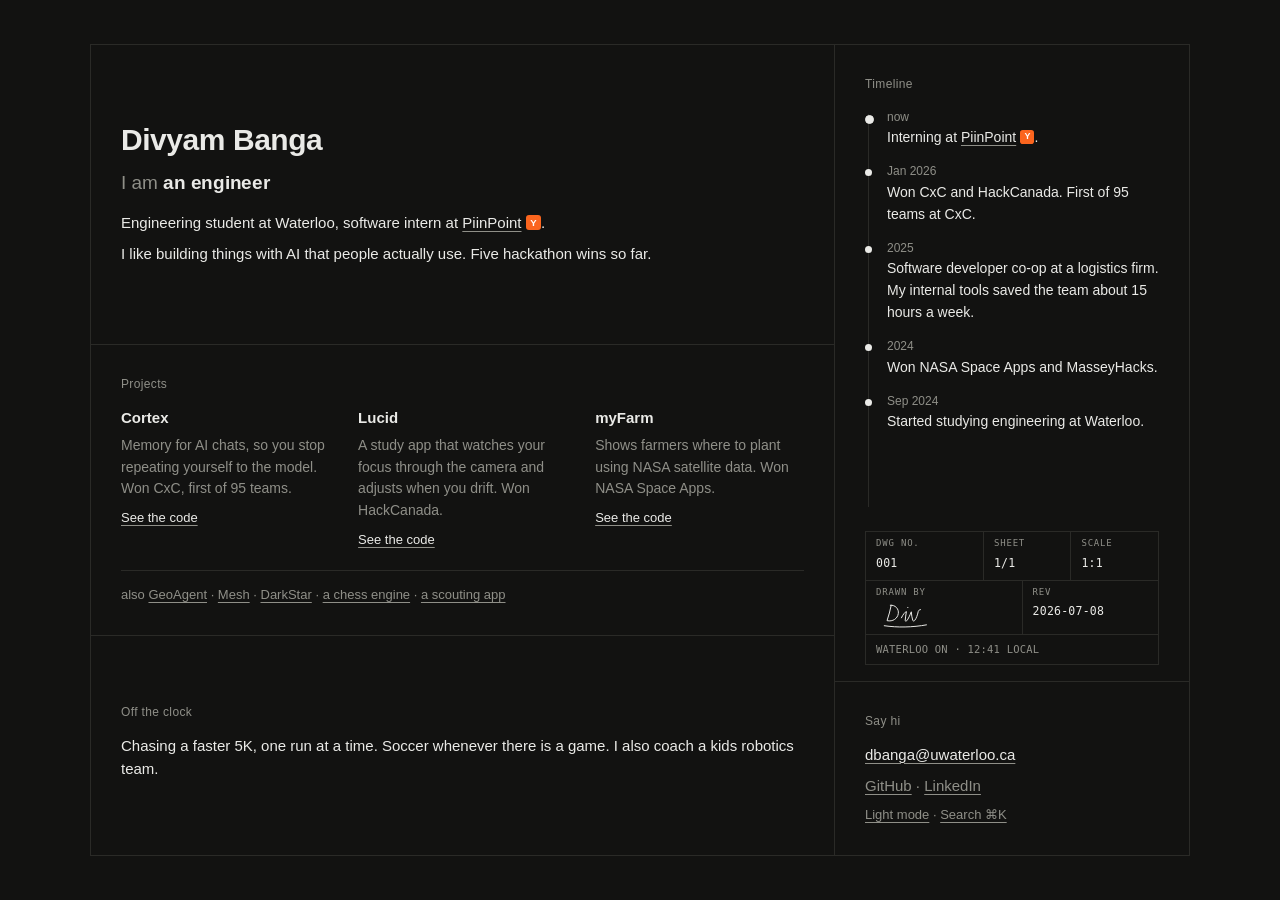
<file: index.html>
<!DOCTYPE html>
<!--

    ✎ ─────────────────────────────────────────────
      drafted by hand.
      vanilla html/css/js — no framework, no build step.
      the pen that draws the grid is css timing math;
      the ink that follows your hand is a webgl fluid sim.
      press ⌘K. not everything is listed.

      https://github.com/DivyamBanga/divyambanga.github.io

-->
<html lang="en">
<head>
  <meta charset="UTF-8" />
  <meta name="viewport" content="width=device-width, initial-scale=1.0, viewport-fit=cover"/>
  <meta name="color-scheme" content="dark light">
  <meta name="format-detection" content="telephone=no">
  <meta name="theme-color" content="#121211" media="(prefers-color-scheme: dark)">
  <meta name="theme-color" content="#fafaf8" media="(prefers-color-scheme: light)">
  <link rel="preconnect" href="https://github-contributions-api.jogruber.de" crossorigin>
  <link rel="preconnect" href="https://api.github.com" crossorigin>
  <title>Div Banga</title>
  <meta name="description" content="Divyam Banga. Engineering student at Waterloo, software intern at PiinPoint. I build things with AI that people actually use.">
  <meta name="robots" content="index, follow, max-image-preview:large, max-snippet:-1">
  <meta property="og:title" content="Div Banga">
  <meta property="og:description" content="Engineering student at Waterloo, software intern at PiinPoint. I build things with AI that people actually use.">
  <meta property="og:image" content="https://divyambanga.github.io/assets/og.png">
  <meta property="og:image:width" content="1200">
  <meta property="og:image:height" content="630">
  <meta property="og:image:alt" content="Divyam Banga — a dark drafting sheet with a hairline grid, a glowing pen tip, and a signed title block.">
  <meta property="og:type" content="website">
  <meta property="og:url" content="https://divyambanga.github.io/">
  <meta name="twitter:card" content="summary_large_image">
  <meta name="twitter:title" content="Div Banga">
  <meta name="twitter:description" content="Engineering student at Waterloo, software intern at PiinPoint. I build things with AI that people actually use.">
  <meta name="twitter:image" content="https://divyambanga.github.io/assets/og.png">
  <meta name="twitter:image:alt" content="Divyam Banga — a dark drafting sheet with a hairline grid, a glowing pen tip, and a signed title block.">
  <link rel="canonical" href="https://divyambanga.github.io/">
  <link rel="icon" type="image/png" href="assets/favicon.png"/>
  <link rel="apple-touch-icon" href="assets/favicon.png">
  <link rel="stylesheet" href="styles.css?v=30" />
  <script type="application/ld+json">
  {
    "@context": "https://schema.org",
    "@type": "Person",
    "name": "Divyam Banga",
    "url": "https://divyambanga.github.io/",
    "email": "mailto:dbanga@uwaterloo.ca",
    "description": "Engineering student at Waterloo, software intern at PiinPoint.",
    "jobTitle": "Software Engineering Intern",
    "worksFor": { "@type": "Organization", "name": "PiinPoint", "url": "https://www.piinpoint.com" },
    "alumniOf": "University of Waterloo",
    "image": "https://divyambanga.github.io/assets/og.png",
    "sameAs": [
      "https://www.linkedin.com/in/divyambanga",
      "https://github.com/DivyamBanga"
    ]
  }
  </script>
  <script>
    // Apply saved theme before first paint to avoid a flash of the wrong theme.
    (function () {
      try {
        var t = localStorage.getItem('theme');
        if (t === 'light' || t === 'dark') {
          document.documentElement.setAttribute('data-theme', t);
          // Keep browser chrome in step: a saved theme overrides the OS-scheme metas.
          var c = t === 'dark' ? '#121211' : '#fafaf8';
          var metas = document.querySelectorAll('meta[name="theme-color"]');
          for (var i = 0; i < metas.length; i++) metas[i].setAttribute('content', c);
        }
      } catch (e) {}
    })();
  </script>
</head>
<body>

  <canvas id="paint" aria-hidden="true"></canvas>

  <main class="grid is-drafting" aria-label="Divyam Banga">

    <div class="grid__build">

    <div class="col col--left">

      <section class="cell cell--hero">
        <h1>Divyam Banga</h1>
        <p class="iam">I am
          <span class="rotator" id="rotator" aria-hidden="true"><span class="rotator__word">a builder</span></span><span class="sr-only">a builder and an engineer</span>
        </p>
        <p>Engineering student at Waterloo, software intern at <a href="https://www.piinpoint.com" target="_blank" rel="noopener">PiinPoint</a><a class="yc" href="https://www.ycombinator.com/companies/piinpoint" target="_blank" rel="noopener" aria-label="PiinPoint on Y Combinator"></a>.</p>
        <p>I like building things with AI that people actually use. Five hackathon wins so far.</p>
      </section>

      <section class="cell cell--projects">
        <h2>Projects</h2>
        <div class="projgrid">
          <article class="proj" id="cortex">
            <h3>Cortex</h3>
            <p>Memory for AI chats, so you stop repeating yourself to the model. Won CxC, first of 95 teams.</p>
            <a class="proj__link" href="https://github.com/Vibhor7-7/Cortex-CxC" target="_blank" rel="noopener">See the code</a>
          </article>
          <article class="proj" id="lucid">
            <h3>Lucid</h3>
            <p>A study app that watches your focus through the camera and adjusts when you drift. Won HackCanada.</p>
            <a class="proj__link" href="https://github.com/DivyamBanga/Lucid" target="_blank" rel="noopener">See the code</a>
          </article>
          <article class="proj" id="myfarm">
            <h3>myFarm</h3>
            <p>Shows farmers where to plant using NASA satellite data. Won NASA Space Apps.</p>
            <a class="proj__link" href="https://github.com/ariobarin/NASA" target="_blank" rel="noopener">See the code</a>
          </article>
        </div>
        <p class="also dim small">also
          <a href="https://github.com/DivyamBanga/GeoAgent" target="_blank" rel="noopener">GeoAgent</a> ·
          <a href="https://github.com/DivyamBanga/Mesh" target="_blank" rel="noopener">Mesh</a> ·
          <a href="https://github.com/DivyamBanga/DarkStar" target="_blank" rel="noopener">DarkStar</a> ·
          <a href="https://github.com/DivyamBanga/Chess-Engine" target="_blank" rel="noopener">a chess engine</a> ·
          <a href="https://github.com/DivyamBanga/ScoutApp2024" target="_blank" rel="noopener">a scouting app</a>
        </p>
      </section>

      <section class="cell cell--off">
        <h2>Off the clock</h2>
        <p>Chasing a faster 5K, one run at a time. Soccer whenever there is a game. I also coach a kids robotics team.</p>
        <p class="dim small" id="ghline" hidden></p>
      </section>

    </div>

    <div class="col col--right">

      <section class="cell cell--timeline">
        <h2>Timeline</h2>
        <ol class="tl">
          <li class="tl__now">
            <time>now</time>
            <p>Interning at <a href="https://www.piinpoint.com" target="_blank" rel="noopener">PiinPoint</a><a class="yc" href="https://www.ycombinator.com/companies/piinpoint" target="_blank" rel="noopener" aria-label="PiinPoint on Y Combinator"></a>.</p>
          </li>
          <li>
            <time datetime="2026-01">Jan 2026</time>
            <p>Won CxC and HackCanada. First of 95 teams at CxC.</p>
          </li>
          <li>
            <time datetime="2025">2025</time>
            <p>Software developer co-op at a logistics firm. My internal tools saved the team about 15 hours a week.</p>
          </li>
          <li>
            <time datetime="2024">2024</time>
            <p>Won NASA Space Apps and MasseyHacks.</p>
          </li>
          <li>
            <time datetime="2024-09">Sep 2024</time>
            <p>Started studying engineering at Waterloo.</p>
          </li>
        </ol>
        <div class="tblock" role="group" aria-label="Drawing title block">
          <div class="tblock__row tblock__row--top">
            <div class="tblock__cell"><span class="tblock__k">DWG NO.</span><span class="tblock__v">001</span></div>
            <div class="tblock__cell"><span class="tblock__k">SHEET</span><span class="tblock__v">1/1</span></div>
            <div class="tblock__cell"><span class="tblock__k">SCALE</span><span class="tblock__v">1:1</span></div>
          </div>
          <div class="tblock__row tblock__row--mid">
            <div class="tblock__cell">
              <span class="tblock__k">DRAWN BY</span>
              <svg class="sig" viewBox="0 0 96 44" role="img" aria-label="Div">
                <path d="M22.5 6.5 C21 14 18.8 22.5 16.2 29.8 C25 31.6 32 26.8 33.3 19.2 C34.4 12.2 28.8 5.6 21.2 6.4"/>
                <path d="M38 25.5 C40.4 20.6 43.4 16.6 45.6 16.1 C44.8 20.5 44 25.4 43.8 29.4 C43.75 30.8 44.8 31.2 45.9 30.1 C48.4 27.6 51.2 20.9 53 16.4 C53.5 20.9 53.8 25.5 55.2 29.3 C55.8 30.7 57.1 30.8 58.2 29.4 C60.7 26.3 62.4 21.2 63.5 16.1 C63.9 14.4 65.2 13.1 66.9 13"/>
                <path d="M47.4 9.7 C47.8 9.4 48.3 9.6 48.1 10.1"/>
                <path d="M12 37.5 C32 40.5 55 40 76 36.2"/>
              </svg>
            </div>
            <div class="tblock__cell"><span class="tblock__k">REV</span><span class="tblock__v" id="tbRev">2026-07-08</span></div>
          </div>
          <div class="tblock__row tblock__row--loc">
            <div class="tblock__cell"><span class="tblock__v tblock__v--dim">WATERLOO ON · <span id="tbClock">--:--</span> LOCAL</span></div>
          </div>
        </div>
      </section>

      <section class="cell cell--contact">
        <h2>Say hi</h2>
        <p><a href="mailto:dbanga@uwaterloo.ca">dbanga@uwaterloo.ca</a></p>
        <p class="dim">
          <a href="https://github.com/DivyamBanga" target="_blank" rel="noopener">GitHub</a> ·
          <a href="https://www.linkedin.com/in/divyambanga" target="_blank" rel="noopener">LinkedIn</a>
        </p>
        <p class="dim small">
          <button class="linklike" id="themeBtn" type="button">Light mode</button>
          <span aria-hidden="true"> · </span>
          <button class="linklike" id="paletteBtn" type="button">Search ⌘K</button>
        </p>
      </section>

    </div>

    </div>

  </main>

  <!-- Command palette, hidden until invoked -->
  <dialog class="palette" id="palette" aria-label="Search">
    <div class="palette__panel">
      <input class="palette__input" id="paletteInput" type="text" placeholder="Search"
             autocomplete="off" spellcheck="false" autofocus
             role="combobox" aria-expanded="true" aria-controls="paletteList"
             aria-autocomplete="list" aria-label="Search commands">
      <ul class="palette__list" id="paletteList" role="listbox"></ul>
    </div>
  </dialog>

  <script src="script.js?v=17"></script>
  <script src="fluid.js?v=9" defer></script>
</body>
</html>
</file>
<file: styles.css>
/* ============================================================
   Divyam Banga
   Flat hairline grid, one screen on desktop. System type.
   Dark by default, light on request. One colorful thing: the
   paint trail. The grid drafts itself in on load.
   ============================================================ */

:root {
  color-scheme: dark;
  --bg: #121211;
  --ink: #eaeae7;
  --dim: #8f8f88;
  --line: #2a2a27;
  --line-hot: #cfcfc7;                   /* a freshly drawn line, before it cools */
  --line-glow: rgba(234, 234, 231, 0.4); /* hairlines waking up near the cursor */
  --pen-glow: rgba(234, 234, 231, 0.55);
  --shadow: 0 10px 32px -12px rgba(0, 0, 0, 0.55);
  --ease: cubic-bezier(0.22, 1, 0.36, 1);
  --ease-soft: cubic-bezier(0.65, 0, 0.35, 1); /* slow-in, slow-out, for the entrance */
  --font: -apple-system, BlinkMacSystemFont, "SF Pro Text", "Segoe UI Variable Text",
    "Segoe UI", Helvetica, Arial, sans-serif;
  --mono: ui-monospace, "SF Mono", SFMono-Regular, Menlo, Consolas, monospace;
}

:root[data-theme="light"] {
  color-scheme: light;
  --bg: #fafaf8;
  --ink: #1c1c1a;
  --dim: #6f6f69;
  --line: #e5e5e0;
  --line-hot: #45453f;
  --line-glow: rgba(28, 28, 26, 0.3);
  --pen-glow: rgba(28, 28, 26, 0.4);
  --shadow: 0 10px 32px -12px rgba(0, 0, 0, 0.16);
}

/* ---------- Base ---------- */
* { box-sizing: border-box; }

html {
  margin: 0;
  padding: 0;
  background: var(--bg);
}

body {
  margin: 0;
  font-family: var(--font);
  font-size: 15px;
  line-height: 1.55;
  background: transparent; /* the paint canvas sits between html and the text */
  color: var(--ink);
  -webkit-font-smoothing: antialiased;
  min-height: 100dvh;
  display: flex;
  /* Height-aware: full on roomy screens, shrinks as the viewport gets
     short so the sheet keeps fitting one screen. */
  padding: clamp(16px, min(4vw, 5vh), 44px);
}

[hidden] { display: none !important; }

::selection { background: var(--ink); color: var(--bg); }

a {
  color: inherit;
  text-decoration: underline;
  text-decoration-color: var(--dim);
  text-underline-offset: 3px;
  text-decoration-thickness: 1px;
}
a:hover { text-decoration-color: var(--ink); }

:focus-visible {
  outline: 2px solid var(--ink);
  outline-offset: 3px;
}

p { margin: 0 0 8px; }
p:last-child { margin-bottom: 0; }

.dim { color: var(--dim); }
.small { font-size: 13px; }

.sr-only {
  position: absolute;
  width: 1px; height: 1px;
  overflow: hidden;
  clip: rect(0 0 0 0);
  white-space: nowrap;
}

/* ---------- Paint trail canvas ---------- */
#paint {
  position: fixed;
  inset: 0;
  z-index: 5; /* above the grid so lifted cells never hide the paint */
  pointer-events: none;
}

/* ---------- Grid ---------- */
.grid {
  width: 100%;
  max-width: 1100px;
  margin: auto;
  position: relative;
  z-index: 1; /* content rides above the instrument layers (construction lines) */
}
.grid__build {
  border: 1px solid var(--line);
  display: flex;
}

.col { display: flex; flex-direction: column; min-width: 0; }
.col--left { flex: 2.1; }
.col--right { flex: 1; border-left: 1px solid var(--line); }

.cell {
  position: relative;
  min-height: 0;
  padding: clamp(18px, 2.4vw, 30px);
}
.cell + .cell { border-top: 1px solid var(--line); }

/* Left column: projects size to their content (details can open
   without overlapping anything); hero and off share the rest. */
.cell--hero { flex: 1.5 1 0; display: flex; flex-direction: column; justify-content: center; }
.cell--projects { flex: 0 0 auto; }
.cell--off { flex: 1 1 0; display: flex; flex-direction: column; justify-content: center; }
.cell--timeline { flex: 1; overflow: hidden; }

/* One screen on desktop. The spacing above is height-aware, so the
   sheet compresses to fit every common laptop (>=1280px wide covers
   1366, 1440, 1536, and 1080p at 150% = 1280) down to ~620px tall.
   Narrower or shorter windows simply scroll, so content is never
   clipped. */
@media (min-width: 1280px) and (min-height: 620px) {
  body { height: 100dvh; overflow: hidden; }
  .grid, .grid__build { height: 100%; }
}

/* Hover: the cell you point at eases forward while the rest of the
   grid quietly settles back. Transforms only, text never reflows. */
@media (hover: hover) and (min-width: 1024px) {
  .cell {
    transition: transform 0.55s var(--ease), box-shadow 0.55s ease,
      background-color 0.55s ease, opacity 0.55s ease;
    will-change: transform;
  }
  .grid:has(.cell:hover) .cell:not(:hover) {
    transform: scale(0.992);
    opacity: 0.82;
  }
  .cell:hover {
    transform: translateY(-2px) scale(1.016);
    background: var(--bg);
    box-shadow: var(--shadow);
    z-index: 2;
  }
}

/* ---------- Entrance: the draftsman ----------
   An invisible pen drafts the grid one hairline at a time: around the
   frame in a single unbroken stroke (top, right, bottom, left), then a
   lift, then each inner line in turn. Every line draws in hot and
   cools to hairline gray once the pen has passed. Content materializes
   cell by cell as the pen encloses it. The whole timeline hangs off
   the --u-* segment durations: script.js measures the real grid and
   overwrites them so pen speed is constant on any screen, then drives
   the glowing pen tip along the same clock. The fallback values below
   approximate a 1100x750 grid. Desktop only; phones get the plain
   fade further down. */
@media (min-width: 1024px) {
  .grid {
    --lead: 0.3s;  /* blank beat before the pen touches down */
    --hop: 0.28s;  /* pen lift from the frame to the first inner line */
    --hop2: 0.23s; /* pen lift between inner lines */
    --u-top: 0.42s; --u-right: 0.29s; --u-bottom: 0.42s; --u-left: 0.29s;
    --u-vdiv: 0.29s; --u-h1: 0.29s; --u-h3: 0.14s; --u-h2: 0.29s;
    /* one clock: every line starts where the previous one ended */
    --t-top: var(--lead);
    --t-right: calc(var(--t-top) + var(--u-top));
    --t-bottom: calc(var(--t-right) + var(--u-right));
    --t-left: calc(var(--t-bottom) + var(--u-bottom));
    --t-vdiv: calc(var(--t-left) + var(--u-left) + var(--hop));
    --t-h1: calc(var(--t-vdiv) + var(--u-vdiv) + var(--hop2));
    --t-h3: calc(var(--t-h1) + var(--u-h1) + var(--hop2));
    --t-h2: calc(var(--t-h3) + var(--u-h3) + var(--hop2));
    /* content follows the pen into each cell */
    --t-hero: calc(var(--t-top) + var(--u-top) * 0.5);
    --t-tl: calc(var(--t-vdiv) + var(--u-vdiv) * 0.5);
    --t-proj: calc(var(--t-h1) + var(--u-h1));
    --t-contact: calc(var(--t-h3) + var(--u-h3) * 0.6);
    --t-off: calc(var(--t-h2) + var(--u-h2) * 0.7);
  }

  /* Real borders stay for layout but go clear; pseudo lines draw over
     exactly where they sat, one line per pseudo element. */
  .grid__build { position: relative; border-color: transparent; }
  .col--right { position: relative; border-left-color: transparent; }
  .cell + .cell { border-top-color: transparent; }

  .grid::before, .grid::after,
  .grid__build::before, .grid__build::after,
  .col--right::before,
  .cell + .cell::before {
    content: "";
    position: absolute;
    pointer-events: none;
    background: var(--line);
  }

  /* The frame, one unbroken stroke around the page. The animations
     live under .is-drafting so the whole entrance can be skipped and
     replayed; the lines themselves are permanent. */
  .grid::before { /* top, left to right */
    top: 0; left: 0; right: 0; height: 1px;
    transform-origin: left center;
  }
  .grid.is-drafting::before {
    animation: draw-x var(--u-top) linear var(--t-top) backwards,
               cool 0.9s linear calc(var(--t-top) + var(--u-top)) backwards;
  }
  .grid::after { /* right, downward */
    top: 0; right: 0; bottom: 0; width: 1px;
    transform-origin: center top;
  }
  .grid.is-drafting::after {
    animation: draw-y var(--u-right) linear var(--t-right) backwards,
               cool 0.9s linear calc(var(--t-right) + var(--u-right)) backwards;
  }
  .grid__build::before { /* bottom, right to left */
    left: -1px; right: -1px; bottom: -1px; height: 1px;
    transform-origin: right center;
  }
  .grid.is-drafting .grid__build::before {
    animation: draw-x var(--u-bottom) linear var(--t-bottom) backwards,
               cool 0.9s linear calc(var(--t-bottom) + var(--u-bottom)) backwards;
  }
  .grid__build::after { /* left, upward, closing the frame */
    left: -1px; top: -1px; bottom: -1px; width: 1px;
    transform-origin: center bottom;
  }
  .grid.is-drafting .grid__build::after {
    animation: draw-y var(--u-left) linear var(--t-left) backwards,
               cool 0.9s linear calc(var(--t-left) + var(--u-left)) backwards;
  }

  /* Inner lines, one at a time. */
  .col--right::before { /* column divider, downward */
    top: 0; bottom: 0; left: -1px; width: 1px;
    transform-origin: center top;
  }
  .grid.is-drafting .col--right::before {
    animation: draw-y var(--u-vdiv) linear var(--t-vdiv) backwards,
               cool 0.9s linear calc(var(--t-vdiv) + var(--u-vdiv)) backwards;
  }
  .cell + .cell::before {
    top: -1px; left: 0; right: 0; height: 1px;
    transform-origin: left center;
  }
  .grid.is-drafting .cell--projects::before {
    animation: draw-x var(--u-h1) linear var(--t-h1) backwards,
               cool 0.9s linear calc(var(--t-h1) + var(--u-h1)) backwards;
  }
  .grid.is-drafting .cell--contact::before {
    animation: draw-x var(--u-h3) linear var(--t-h3) backwards,
               cool 0.9s linear calc(var(--t-h3) + var(--u-h3)) backwards;
  }
  .grid.is-drafting .cell--off::before {
    animation: draw-x var(--u-h2) linear var(--t-h2) backwards,
               cool 0.9s linear calc(var(--t-h2) + var(--u-h2)) backwards;
  }

  /* Content rises and sharpens as its cell is enclosed, staggered
     child by child. Headings also decode in script.js on this clock.
     Project cards and timeline entries get their own cascade. */
  .grid.is-drafting .cell > *,
  .grid.is-drafting .proj,
  .grid.is-drafting .tl li {
    animation: rise 0.85s var(--ease-soft) calc(var(--tc, 0s) + var(--stag, 0s)) backwards;
  }
  .grid.is-drafting .projgrid, .grid.is-drafting .tl { animation: none; }
  .cell--hero { --tc: var(--t-hero); }
  .cell--timeline { --tc: var(--t-tl); }
  .cell--projects { --tc: var(--t-proj); }
  .cell--off { --tc: var(--t-off); }
  .cell--contact { --tc: var(--t-contact); }
  .cell > *:nth-child(2) { --stag: 0.12s; }
  .cell > *:nth-child(3) { --stag: 0.24s; }
  .cell > *:nth-child(4) { --stag: 0.36s; }
  .proj:nth-child(1) { --stag: 0.12s; }
  .proj:nth-child(2) { --stag: 0.22s; }
  .proj:nth-child(3) { --stag: 0.32s; }
  .tl li:nth-child(1) { --stag: 0.1s; }
  .tl li:nth-child(2) { --stag: 0.19s; }
  .tl li:nth-child(3) { --stag: 0.28s; }
  .tl li:nth-child(4) { --stag: 0.37s; }
  .tl li:nth-child(5) { --stag: 0.46s; }
  .grid.is-drafting .cell--timeline .tl::before { /* the timeline's own spine draws down too */
    transform-origin: center top;
    animation: draw-y 0.6s var(--ease-soft) calc(var(--t-tl) + 0.1s) backwards;
  }
}
@keyframes draw-x { from { transform: scaleX(0); } }
@keyframes draw-y { from { transform: scaleY(0); } }
@keyframes cool { from { background-color: var(--line-hot); } }
@keyframes rise {
  from { opacity: 0; transform: translateY(12px); filter: blur(3px); }
}

/* Any click or key during the entrance skips to the finished page:
   every entrance animation collapses to its end state in a frame. */
.grid.is-skipped,
.grid.is-skipped::before,
.grid.is-skipped::after,
.grid.is-skipped *,
.grid.is-skipped *::before,
.grid.is-skipped *::after {
  animation-duration: 0.01ms !important;
  animation-delay: 0s !important;
}

/* ---------- Pen tip (created by script.js during the entrance) ---------- */
.pen {
  position: absolute;
  top: -3px; left: -3px;
  width: 7px; height: 7px;
  border-radius: 50%;
  background: var(--ink);
  box-shadow: 0 0 4px 1px var(--pen-glow), 0 0 16px 4px var(--pen-glow);
  z-index: 7;
  pointer-events: none;
  will-change: transform, opacity;
}

/* ---------- Hairline glow (created by script.js after the entrance)
   Invisible strips sit exactly on the grid lines and carry a soft
   radial highlight that follows the pointer, so the hairlines wake
   up near the cursor. --mx/--my track the pointer in page pixels;
   each strip subtracts its own page offset. ---------- */
.glowlines {
  position: absolute;
  inset: 0;
  z-index: 4;
  pointer-events: none;
  opacity: 0;
  transition: opacity 1s ease;
}
.glowlines.is-on { opacity: 1; }
.glowline {
  position: absolute;
  background: radial-gradient(
    circle 130px at calc(var(--mx, -9999px) - var(--ox, 0px)) calc(var(--my, -9999px) - var(--oy, 0px)),
    var(--line-glow), transparent 78%);
}

/* ---------- Construction lines (press G) ----------
   The sheet's working grid: baseline rows, guides extended off the
   frame, corner registration marks, and a small annotation. */
.blueprint {
  position: absolute;
  top: 0; left: 0; right: 0;
  z-index: 0;
  pointer-events: none;
  opacity: 0;
  transition: opacity 0.25s ease;
}
.blueprint.is-on { opacity: 1; }
.bp__v { position: absolute; top: 0; bottom: 0; width: 1px; background: var(--ink); opacity: 0.05; }
.bp__h { position: absolute; left: 0; right: 0; height: 1px; background: var(--ink); opacity: 0.05; }
.bp__rows {
  position: absolute;
  background: repeating-linear-gradient(to bottom, var(--ink) 0 1px, transparent 1px 23px);
  opacity: 0.04;
}
.bp__reg { position: absolute; width: 9px; height: 9px; border: 1px solid var(--ink); border-radius: 50%; opacity: 0.4; }
.bp__reg::before, .bp__reg::after { content: ""; position: absolute; background: var(--ink); }
.bp__reg::before { left: -5px; right: -5px; top: 3.5px; height: 1px; }
.bp__reg::after { top: -5px; bottom: -5px; left: 3.5px; width: 1px; }
.bp__annot {
  position: absolute;
  font-family: var(--mono);
  font-size: 9px;
  letter-spacing: 0.08em;
  color: var(--dim);
}

/* ---------- Type ---------- */
h1 {
  margin: 0 0 10px;
  font-size: clamp(24px, 2.6vw, 30px);
  font-weight: 650;
  letter-spacing: -0.015em;
  line-height: 1.15;
}

h2 {
  margin: 0 0 12px;
  font-size: 12px;
  font-weight: 500;
  color: var(--dim);
  letter-spacing: 0.03em;
}

h3 {
  margin: 0 0 6px;
  font-size: 15px;
  font-weight: 600;
}

/* ---------- Rotating word ---------- */
.iam {
  font-size: clamp(16px, 1.8vw, 19px);
  margin-bottom: 14px;
  color: var(--dim);
}

.rotator {
  display: inline-block;
  position: relative;
  white-space: nowrap;
  vertical-align: baseline;
  perspective: 400px;
  transition: width 0.5s var(--ease);
  cursor: pointer; /* it's a fidget: click to flip the word */
  -webkit-tap-highlight-color: transparent;
}
.rotator__word {
  display: inline-block;
  white-space: nowrap;
  color: var(--ink);
  font-weight: 600;
}
/* The outgoing word floats in place while the incoming word sits in
   normal flow, so the baseline always matches the sentence. */
.rotator__word.is-out {
  position: absolute;
  left: 0;
  top: 0;
}
.rotator__l {
  display: inline-block;
  backface-visibility: hidden;
  transform-origin: 50% 100%;
  will-change: transform, opacity;
}
.rotator__l.l-in { animation: l-in 0.5s var(--ease) both; animation-delay: var(--d, 0ms); }
.rotator__l.l-out { animation: l-out 0.38s cubic-bezier(0.45, 0, 0.75, 0.35) both; animation-delay: var(--d, 0ms); }
@keyframes l-in {
  0% { transform: translateY(0.55em) rotateX(-72deg); opacity: 0; filter: blur(2px); }
  100% { transform: none; opacity: 1; filter: blur(0); }
}
@keyframes l-out {
  0% { transform: none; opacity: 1; filter: blur(0); }
  100% { transform: translateY(-0.55em) rotateX(72deg); opacity: 0; filter: blur(2px); }
}

/* ---------- Projects ---------- */
.projgrid {
  display: grid;
  grid-template-columns: repeat(3, 1fr);
  gap: clamp(16px, 2.2vw, 30px);
  align-items: start;
}
.proj { display: flex; flex-direction: column; }
.proj p { color: var(--dim); font-size: 14px; margin: 0 0 8px; }
.proj__link { font-size: 13px; align-self: flex-start; margin-top: auto; }

.also {
  margin: clamp(14px, 2vw, 20px) 0 0;
  padding-top: clamp(10px, 1.4vw, 14px);
  border-top: 1px solid var(--line);
}

/* ---------- Timeline ---------- */
.tl {
  list-style: none;
  margin: 0;
  padding: 2px 0 0;
  position: relative;
}
.tl::before {
  content: "";
  position: absolute;
  left: 3px;
  top: 8px;
  bottom: 8px;
  width: 1px;
  background: var(--line);
}
.tl li {
  position: relative;
  padding: 0 0 clamp(10px, 1.5vh, 15px) 22px;
}
.tl li:last-child { padding-bottom: 0; }
.tl li::before {
  content: "";
  position: absolute;
  left: 0;
  top: 7px;
  width: 7px;
  height: 7px;
  border-radius: 50%;
  background: var(--ink);
}
.tl__now::before {
  background: var(--bg);
  border: 1.5px solid var(--ink);
  width: 6px;
  height: 6px;
  left: -0.5px;
  top: 6.5px;
}
.tl time {
  display: block;
  font-size: 12px;
  color: var(--dim);
}
.tl p { margin: 1px 0 0; font-size: 14px; }

/* ---------- Title block ----------
   Every real drawing ends in one: a small hairline-ruled table in
   the corner of the sheet. It fills the room under the timeline;
   DRAWN BY is signed by the pen as the entrance's last act. */
.cell--timeline { display: flex; flex-direction: column; }
@media (min-width: 1024px) {
  .cell--timeline { padding-bottom: clamp(12px, 1.3vw, 16px); }
}
.cell--timeline .tl { flex: 1 0 auto; }
.tblock {
  position: relative; /* anchors the drawing edge during the entrance */
  flex: none;
  margin-top: clamp(10px, 1.8vh, 18px);
  border: 1px solid var(--line);
  background: var(--line); /* shows through the 1px gaps as hairlines */
  display: grid;
  gap: 1px;
  font-family: var(--mono);
  line-height: 1.3;
}
.tblock__row { display: grid; gap: 1px; }
.tblock__row--top { grid-template-columns: 1.15fr 0.85fr 0.85fr; }
.tblock__row--mid { grid-template-columns: 1.15fr 1fr; }
.tblock__cell { background: var(--bg); padding: 6px 10px 7px; min-width: 0; }
.tblock__k {
  display: block;
  font-size: 9px;
  letter-spacing: 0.09em;
  color: var(--dim);
  margin-bottom: 3px;
}
.tblock__v { font-size: 11.5px; letter-spacing: 0.02em; white-space: nowrap; }
.tblock__v--dim { color: var(--dim); font-size: 10.5px; }
.tblock__row--loc .tblock__cell { padding: 4px 10px 5px; }
.sig {
  display: block;
  width: 64px;
  height: 29px;
  margin: 1px 0 -3px;
  color: var(--ink);
}
.sig path {
  stroke: currentColor;
  stroke-width: 1.5;
  fill: none;
  stroke-linecap: round;
  stroke-linejoin: round;
}

/* The block doesn't fade in — it prints itself: a left-to-right
   wipe behind a hot 1px edge, timed to finish just before the pen
   lands to sign. --t-tb: phones use the fixed cut; desktop derives
   it from the entrance clock (0.35s before the last line ends). */
.grid { --t-tb: 1.15s; }
@media (min-width: 1024px) {
  .grid { --t-tb: calc(var(--t-h2) + var(--u-h2) - 0.35s); }
}
.grid.is-drafting .cell--timeline .tblock {
  animation: tb-wipe 0.55s linear var(--t-tb) backwards;
}
.grid.is-drafting .cell--timeline .tblock::before {
  content: "";
  position: absolute;
  top: -1px;
  bottom: -1px;
  width: 1.5px;
  background: var(--line-hot);
  box-shadow: 0 0 5px 1px var(--pen-glow);
  z-index: 1;
  pointer-events: none;
  animation: tb-edge 0.55s linear var(--t-tb) both;
}
@keyframes tb-wipe {
  from { clip-path: inset(-2px calc(100% + 2px) -2px -2px); }
  to { clip-path: inset(-2px -2px -2px -2px); }
}
@keyframes tb-edge {
  from { left: -1px; opacity: 1; }
  88% { opacity: 1; }
  to { left: calc(100% - 1px); opacity: 0; }
}
/* Short desktop heights: the drafting block sheds its softest parts
   first so the sheet still fits one screen. The location strip yields,
   then the timeline and the block's own margins tighten. */
@media (min-width: 1024px) and (max-height: 820px) {
  .tblock__row--loc { display: none; }
  .tl li { padding: 0 0 clamp(6px, 1.1vh, 12px) 22px; }
  .tl li:last-child { padding-bottom: 0; }
  .tblock { margin-top: clamp(6px, 1.1vh, 12px); }
}
/* Shorter still: the block folds to just its signed row, and the
   whole right column draws its spacing in tight so the timeline,
   the signature and the contact lines all keep one screen. */
@media (min-width: 1024px) and (max-height: 760px) {
  .tblock__row--top { display: none; }
  .tblock__cell { padding: 4px 10px 5px; }
  .cell { padding: clamp(12px, min(2.4vw, 2.7vh), 30px); }
  .cell--timeline h2, .cell--contact h2 { margin-bottom: 6px; }
  .tl li { padding: 0 0 clamp(4px, 0.9vh, 10px) 22px; }
  .tl li:last-child { padding-bottom: 0; }
  .cell--contact p { margin-bottom: 5px; }
}

/* ---------- YC badge ----------
   Sized and aligned like an inline icon: 1em square, nudged down
   an eighth of an em, so it sits on the text line at any size. */
.yc {
  display: inline-block;
  position: relative;
  width: 1em;
  height: 1em;
  margin-left: 0.3em;
  border-radius: 0.2em;
  background: #fb651e;
  text-decoration: none;
  vertical-align: -0.125em;
}
.yc::after {
  content: "Y";
  position: absolute;
  inset: 0;
  display: grid;
  place-items: center;
  color: #fff;
  font-size: 0.64em;
  font-weight: 700;
  line-height: 1;
}
.yc:hover { filter: brightness(1.08); }

/* ---------- Buttons that read as links ---------- */
.linklike {
  border: none;
  background: none;
  font: inherit;
  color: inherit;
  cursor: pointer;
  /* Invisible padding grows the hit area to ~24px without moving the text. */
  padding: 6px 2px;
  margin: -6px -2px;
  text-decoration: underline;
  text-decoration-color: var(--dim);
  text-underline-offset: 3px;
  text-decoration-thickness: 1px;
}
.linklike:hover { text-decoration-color: var(--ink); }

/* ---------- Theme crossfade ----------
   Dark and light dissolve into each other instead of snapping.
   Skipped when the browser lacks View Transitions or motion is off. */
::view-transition-old(root),
::view-transition-new(root) {
  animation-duration: 0.4s;
  animation-timing-function: var(--ease);
}

/* ---------- Command palette ----------
   A native <dialog>: the top layer, Escape handling and focus
   return come from the platform. It opens with no animation, on
   purpose — command surfaces should simply be there. */
dialog.palette {
  padding: 0;
  border: none;
  background: transparent;
  color: var(--ink);
  margin: 16vh auto auto;
  width: min(480px, calc(100vw - 32px));
}
dialog.palette::backdrop { background: transparent; }
.palette__panel {
  width: 100%;
  background: var(--bg);
  border: 1px solid var(--line);
  box-shadow: var(--shadow);
}
.palette__input {
  width: 100%;
  border: none;
  border-bottom: 1px solid var(--line);
  background: transparent;
  color: var(--ink);
  font: inherit;
  font-size: 16px;
  padding: 14px 16px;
  outline: none;
}
.palette__input::placeholder { color: var(--dim); }
.palette__list {
  list-style: none;
  margin: 0;
  padding: 6px;
  max-height: 300px;
  overflow-y: auto;
}
.palette__list li {
  padding: 9px 10px;
  cursor: pointer;
  display: flex;
  gap: 10px;
  align-items: baseline;
}
.palette__list li[aria-selected="true"] { background: var(--line); }
.palette__list li .k { margin-left: auto; font-size: 12px; color: var(--dim); }
.palette__empty { color: var(--dim); cursor: default !important; }

/* ---------- Tablet and phone ---------- */
@media (max-width: 1023px) {
  .grid__build { flex-direction: column; }
  .col--right { border-left: none; border-top: 1px solid var(--line); }
  .cell { flex: none; }
}

/* ---------- Phone entrance: a compact draft ----------
   The same drawing logic as desktop, minus the pen: the frame draws
   first, then each shelf line arrives as its cell's content rises.
   Fixed timings, nothing to measure, all over in ~1.7s. */
@media (max-width: 1023px) {
  .grid__build { border-color: transparent; }
  .col--right { border-top-color: transparent; }
  .cell + .cell { border-top-color: transparent; }

  .grid::before, .grid::after,
  .grid__build::before, .grid__build::after,
  .col--right::before,
  .cell + .cell::before {
    content: "";
    position: absolute;
    pointer-events: none;
    background: var(--line);
  }
  .grid::before { top: 0; left: 0; right: 0; height: 1px; transform-origin: left center; }
  .grid::after { top: 0; left: 0; bottom: 0; width: 1px; transform-origin: center top; }
  .grid__build::before { top: -1px; right: -1px; bottom: -1px; width: 1px; transform-origin: center top; }
  .grid__build::after { left: -1px; right: -1px; bottom: -1px; height: 1px; transform-origin: right center; }
  .col--right::before { top: -1px; left: 0; right: 0; height: 1px; transform-origin: left center; }
  .cell + .cell::before { top: -1px; left: 0; right: 0; height: 1px; transform-origin: left center; }

  .grid.is-drafting::before { animation: draw-x 0.32s linear 0.05s backwards, cool 0.8s linear 0.37s backwards; }
  .grid.is-drafting::after { animation: draw-y 0.6s linear 0.28s backwards, cool 0.8s linear 0.88s backwards; }
  .grid.is-drafting .grid__build::before { animation: draw-y 0.6s linear 0.36s backwards, cool 0.8s linear 0.96s backwards; }
  .grid.is-drafting .grid__build::after { animation: draw-x 0.34s linear 0.92s backwards, cool 0.8s linear 1.26s backwards; }
  .grid.is-drafting .cell--projects::before { animation: draw-x 0.3s linear 0.42s backwards, cool 0.8s linear 0.72s backwards; }
  .grid.is-drafting .cell--off::before { animation: draw-x 0.3s linear 0.56s backwards, cool 0.8s linear 0.86s backwards; }
  .grid.is-drafting .col--right::before { animation: draw-x 0.3s linear 0.7s backwards, cool 0.8s linear 1s backwards; }
  .grid.is-drafting .cell--contact::before { animation: draw-x 0.3s linear 0.84s backwards, cool 0.8s linear 1.14s backwards; }

  .grid.is-drafting .cell { animation: rise 0.7s var(--ease-soft) var(--mt, 0.2s) backwards; }
  .grid.is-drafting .cell--hero { --mt: 0.12s; }
  .grid.is-drafting .cell--projects { --mt: 0.34s; }
  .grid.is-drafting .cell--off { --mt: 0.5s; }
  .grid.is-drafting .cell--timeline { --mt: 0.64s; }
  .grid.is-drafting .cell--contact { --mt: 0.8s; }
  .grid.is-drafting .cell--timeline .tl::before {
    transform-origin: center top;
    animation: draw-y 0.5s var(--ease-soft) 1s backwards;
  }
}

@media (max-width: 719px) {
  .projgrid { grid-template-columns: 1fr; gap: 14px; }
}

/* ---------- Print: the sheet becomes paper ----------
   ⌘P is an easter egg that works: canvases, instruments and
   controls vanish, ink sits on paper, link destinations become
   visible, and the title block prints with real borders. */
@media print {
  :root {
    --bg: #fff;
    --ink: #111;
    --dim: #555;
    --line: #ddd;
  }
  html, body { background: #fff !important; height: auto !important; overflow: visible !important; }
  body { padding: 0; font-size: 12px; }
  #paint, .glowlines, .blueprint, .pen, dialog,
  .cell--contact .small { display: none !important; }
  .rotator { transition: none; }
  a { color: var(--ink); }
  .proj__link[href^="http"]::after,
  .also a[href^="http"]::after,
  .cell--contact a[href^="http"]::after {
    content: " (" attr(href) ")";
    font-size: 9px;
    color: var(--dim);
    word-break: break-all;
    text-decoration: none;
  }
  /* hairlines that rely on painted backgrounds become real borders */
  .tblock, .tblock__row { background: none !important; gap: 0; }
  .tblock { border: 1px solid #bbb; max-width: 340px; page-break-inside: avoid; }
  .tblock__cell { background: none !important; border-right: 1px solid var(--line); border-bottom: 1px solid var(--line); }
  .tblock__cell:last-child { border-right: none; }
  .tblock__row:last-child .tblock__cell { border-bottom: none; }
  .tl::before { background: none; border-left: 1px solid var(--line); width: 0; }
  .tl li::before { background: none; border: 2px solid var(--ink); width: 3px; height: 3px; }
  .tl__now::before { border-width: 1.5px; }
  .cell { page-break-inside: avoid; }
  .cell--contact::after {
    content: "Drafted by hand — divyambanga.github.io";
    display: block;
    margin-top: 14px;
    font-family: var(--mono);
    font-size: 9px;
    letter-spacing: 0.06em;
    color: var(--dim);
  }
}
@page { margin: 14mm; }

/* ---------- Reduced motion ---------- */
@media (prefers-reduced-motion: reduce) {
  * {
    animation-duration: 0.01ms !important;
    animation-delay: 0ms !important;
    transition-duration: 0.01ms !important;
  }
}
</file>
